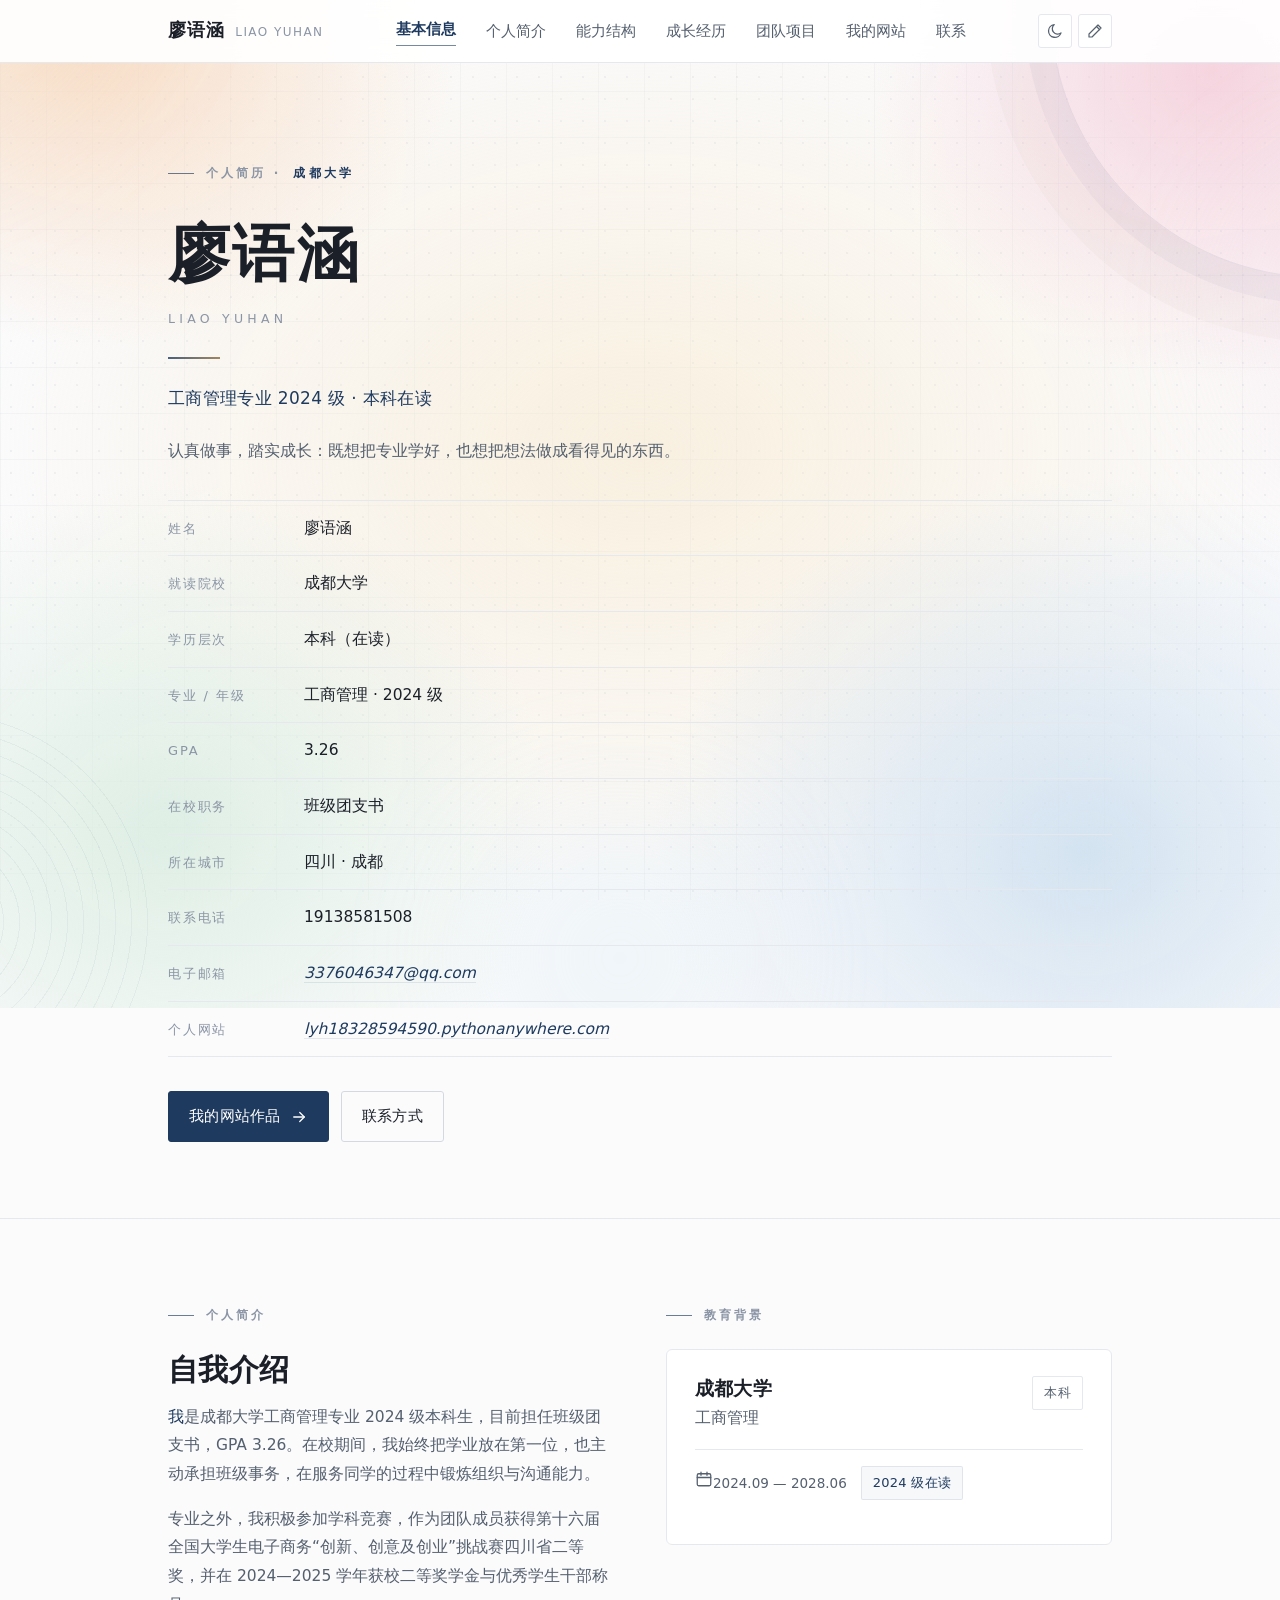
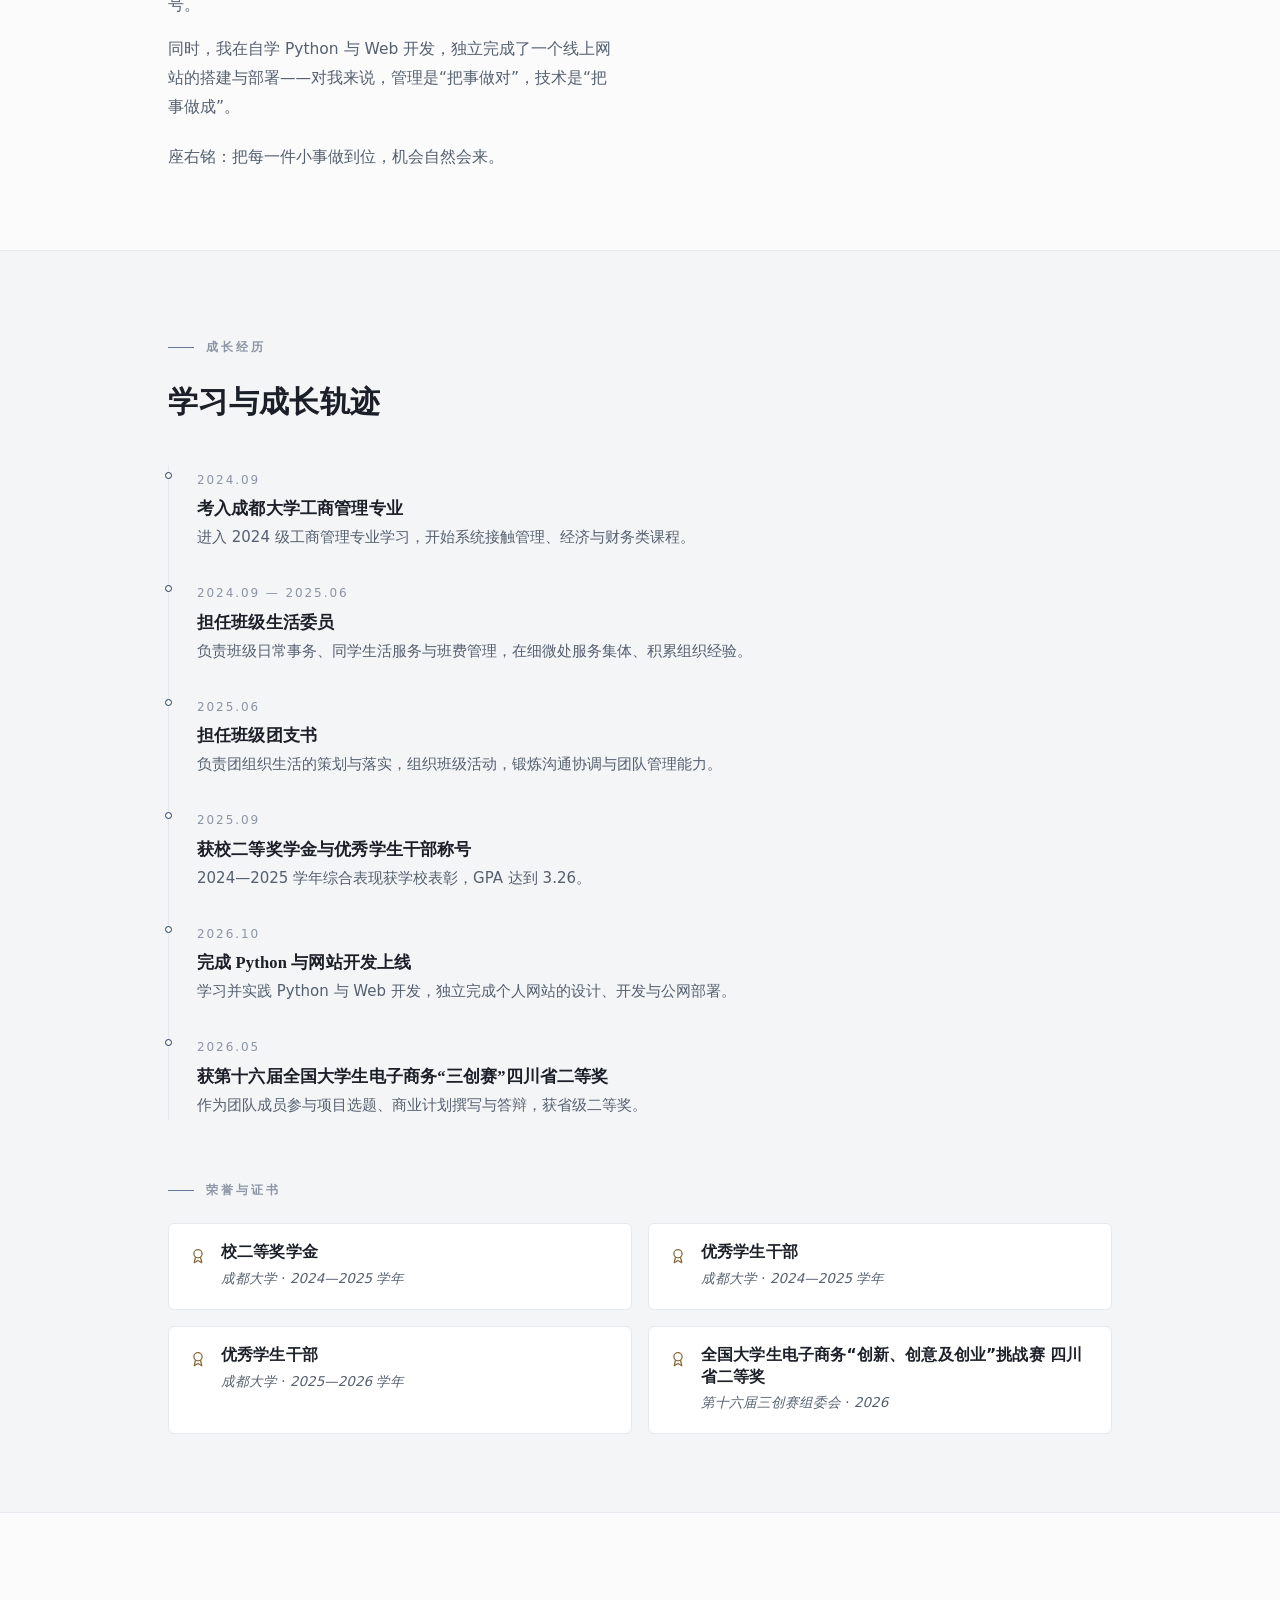
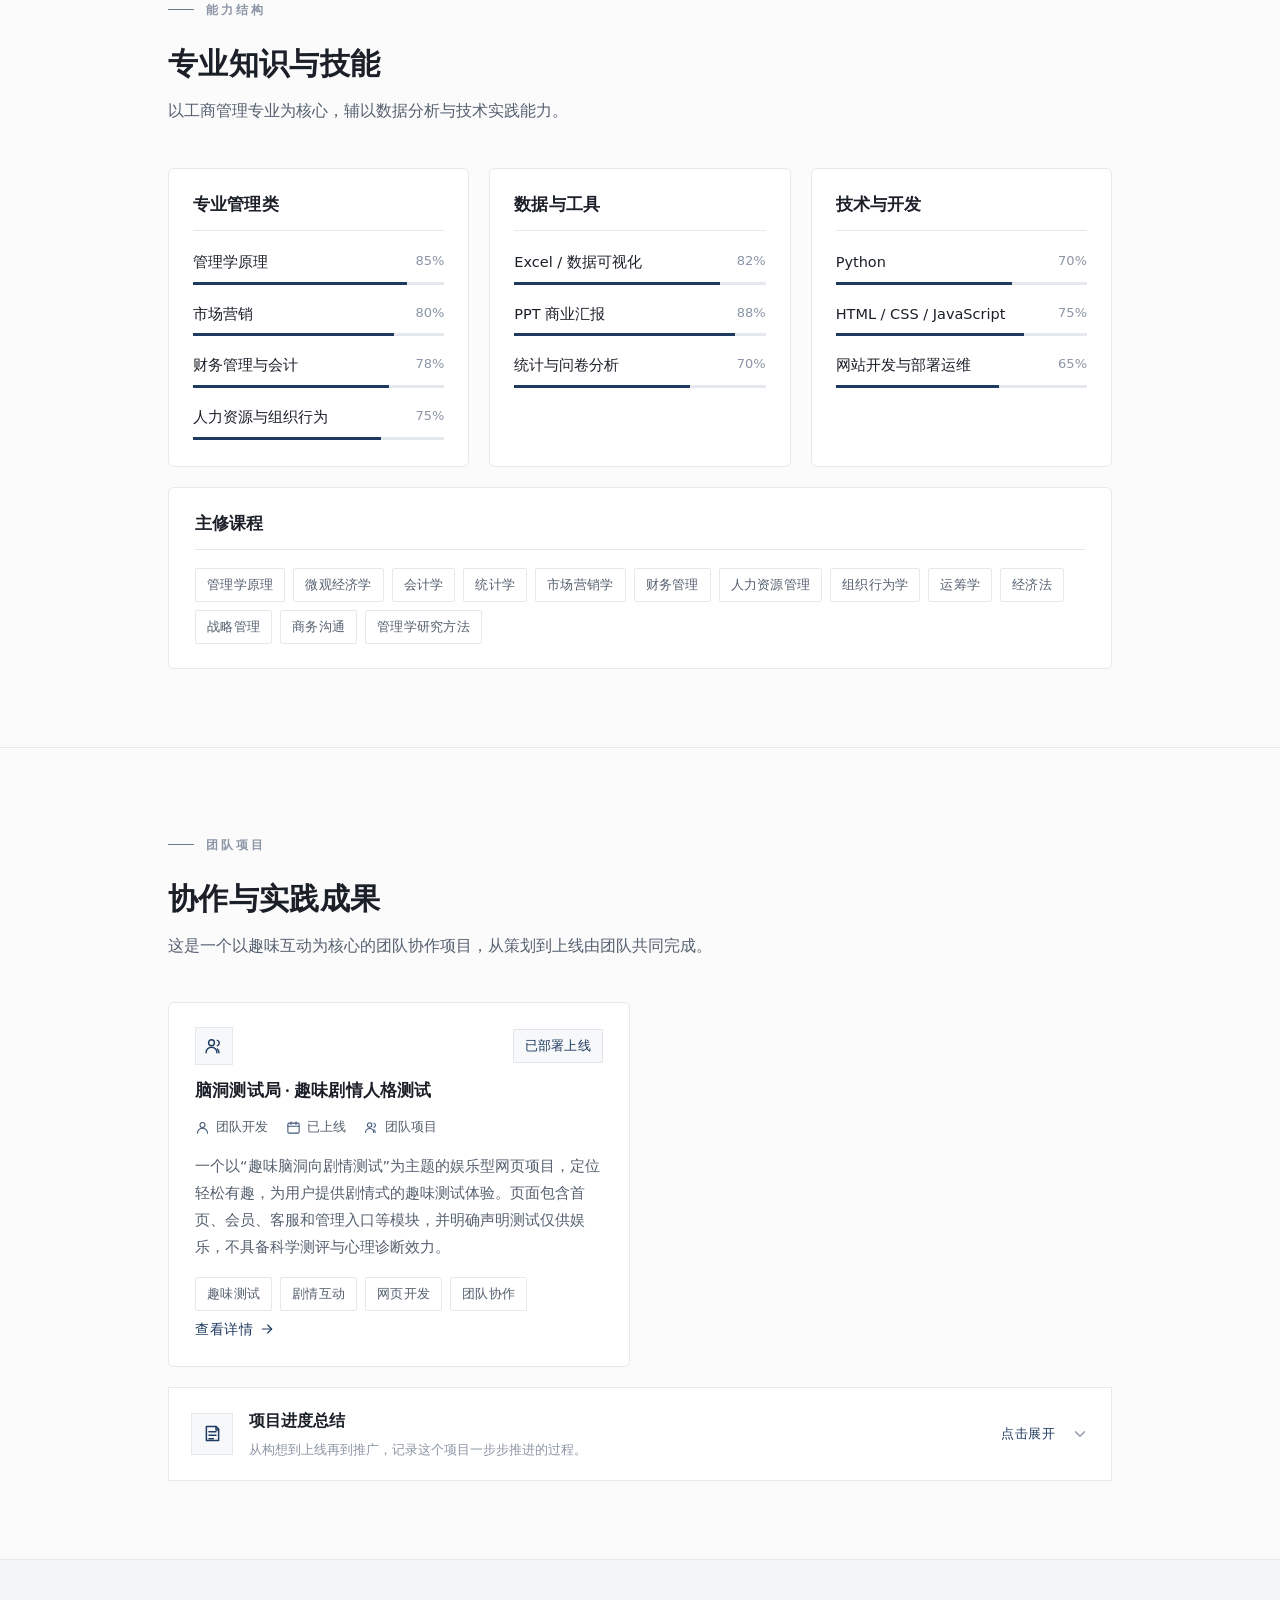
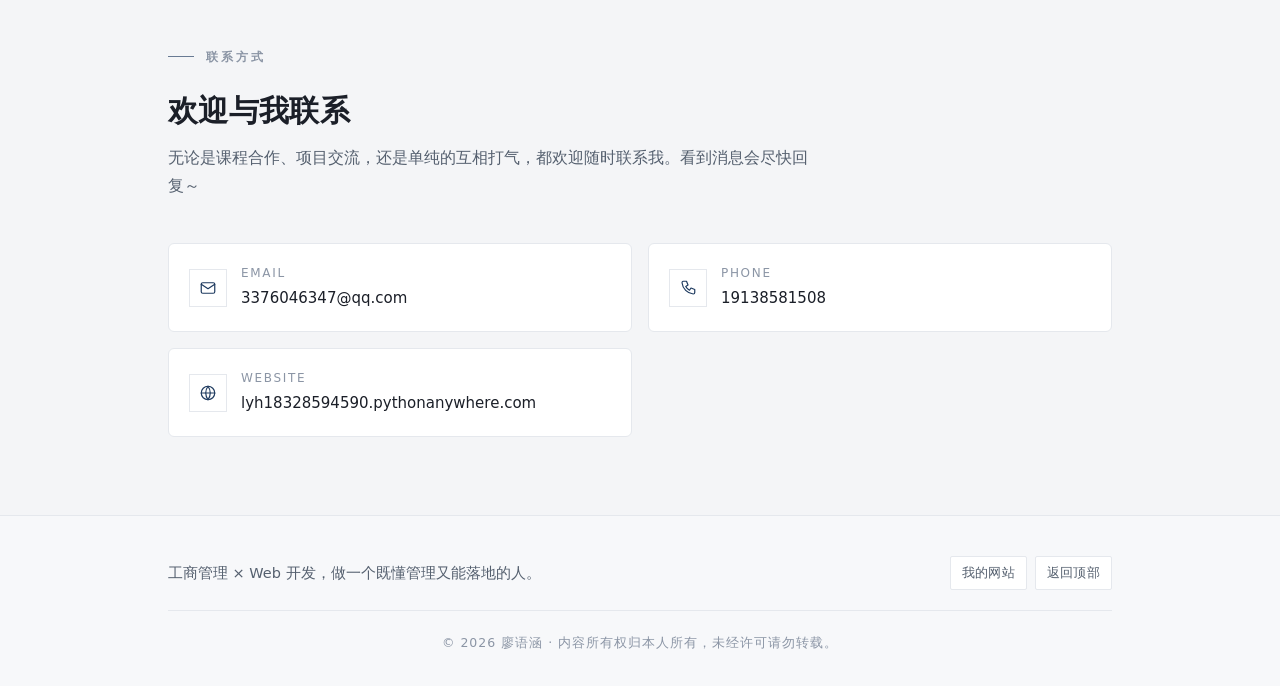
<file: index.html>
<!DOCTYPE html>
<html lang="zh-CN">
<head>
  <meta charset="UTF-8">
  <meta name="viewport" content="width=device-width, initial-scale=1">
  <title>个人主页</title>
  <meta name="description" content="成都大学工商管理专业大三学生个人介绍">
  <link rel="stylesheet" href="style.css">
</head>
<body data-page="home">
  <div class="bg-decor" aria-hidden="true">
    <span class="blob blob-1"></span>
    <span class="blob blob-2"></span>
    <span class="blob blob-3"></span>
  </div>

  <!-- ============ 顶部导航 ============ -->
  <header class="header">
    <div class="container">
      <a class="brand" href="index.html">
        <strong data-key="profile.name"></strong>
        <small data-key="profile.enName"></small>
      </a>

      <nav class="nav-menu" id="navMenu">
        <a data-nav="home" href="#profile">基本信息</a>
        <a href="#intro">个人简介</a>
        <a href="#skills">能力结构</a>
        <a href="#record">成长经历</a>
        <a href="#projects">团队项目</a>
        <a data-nav="website" href="website.html">我的网站</a>
        <a href="#contact">联系</a>
      </nav>

      <div class="header-actions">
        <button class="icon-btn" id="themeToggle" type="button" title="切换深色 / 浅色"></button>
        <button class="icon-btn" id="editToggle" type="button" title="开启 / 关闭编辑模式">
          <svg class="icon" viewBox="0 0 24 24" fill="none" stroke="currentColor" stroke-width="1.6" stroke-linecap="round" stroke-linejoin="round"><path d="M4 20h4L20 8l-4-4L4 16z"/><path d="M14 6l4 4"/></svg>
        </button>
        <button class="icon-btn" id="navToggle" type="button" title="菜单">
          <svg class="icon" viewBox="0 0 24 24" fill="none" stroke="currentColor" stroke-width="1.7" stroke-linecap="round"><path d="M4 7h16M4 12h16M4 17h16"/></svg>
        </button>
      </div>
    </div>
  </header>

  <!-- ============ 第一部分：姓名与基本信息 ============ -->
  <section class="hero" id="profile">
    <div class="container hero-grid">
      <div>
        <span class="eyebrow">个人简历 · <b data-key="profile.school"></b></span>
        <h1 class="hero-name" data-key="profile.name"></h1>
        <p class="hero-en" data-key="profile.enName"></p>
        <div class="hero-divider"></div>
        <p class="hero-title" data-key="profile.title"></p>
        <p class="hero-tagline" data-key="profile.tagline"></p>

        <dl class="info-table" data-list="basic" data-item="infoRow"></dl>

        <div class="hero-actions">
          <a class="btn btn-primary" href="website.html">
            我的网站作品
            <svg class="icon" viewBox="0 0 24 24" fill="none" stroke="currentColor" stroke-width="1.7" stroke-linecap="round" stroke-linejoin="round"><path d="M5 12h14"/><path d="M13 6l6 6-6 6"/></svg>
          </a>
          <a class="btn btn-ghost" href="#contact">联系方式</a>
        </div>
      </div>
    </div>
  </section>

  <!-- ============ 个人简介 ============ -->
  <section class="section" id="intro">
    <div class="container split">
      <div class="reveal">
        <span class="eyebrow">个人简介</span>
        <h2 class="section-title">自我介绍</h2>
        <div class="prose" data-key="profile.intro"></div>
        <p class="muted" style="margin-top:22px">座右铭：<span data-key="profile.motto"></span></p>
      </div>

      <div class="reveal">
        <span class="eyebrow">教育背景</span>
        <div style="display:grid;gap:18px" data-list="education" data-item="education"></div>
      </div>
    </div>
  </section>

  <!-- ============ 成长经历 ============ -->
  <section class="section section-soft" id="record">
    <div class="container">
      <div class="section-head reveal">
        <span class="eyebrow">成长经历</span>
        <h2 class="section-title">学习与成长轨迹</h2>
      </div>
      <div class="timeline reveal" data-list="timeline" data-item="timeline"></div>

      <div style="margin-top:52px">
        <span class="eyebrow">荣誉与证书</span>
        <div class="award-grid reveal" data-list="awards" data-item="award"></div>
      </div>
    </div>
  </section>

  <!-- ============ 能力结构 ============ -->
  <section class="section" id="skills">
    <div class="container">
      <div class="section-head reveal">
        <span class="eyebrow">能力结构</span>
        <h2 class="section-title">专业知识与技能</h2>
        <p class="section-desc">以工商管理专业为核心，辅以数据分析与技术实践能力。</p>
      </div>

      <div class="skill-grid reveal" data-list="skillGroups" data-item="skillGroup"></div>

      <div class="card reveal" style="margin-top:20px;padding:24px 26px">
        <h3 class="group-title">主修课程</h3>
        <div class="chip-wrap" data-list="courses" data-item="chip"></div>
      </div>
    </div>
  </section>

  <!-- ============ 团队项目 ============ -->
  <section class="section" id="projects">
    <div class="container">
      <div class="section-head reveal">
        <span class="eyebrow">团队项目</span>
        <h2 class="section-title">协作与实践成果</h2>
        <p class="section-desc" data-key="teamProjects.intro"></p>
      </div>
      <div class="team-grid reveal" data-list="teamProjects.list" data-item="teamProject"></div>

      <details class="progress-fold reveal" id="progressFold">
        <summary class="progress-summary">
          <span class="progress-summary-icon">
            <svg class="icon" viewBox="0 0 24 24" fill="none" stroke="currentColor" stroke-width="1.7" stroke-linecap="round" stroke-linejoin="round"><path d="M5 4h11l3 3v13H5z"/><path d="M8 10h8M8 14h8M8 18h5"/><path d="M16 4v4h3"/></svg>
          </span>
          <span class="progress-summary-text">
            <b data-key="teamProjects.progress.title"></b>
            <small data-key="teamProjects.progress.intro"></small>
          </span>
          <span class="progress-summary-hint">点击展开</span>
          <span class="progress-chevron">
            <svg class="icon" viewBox="0 0 24 24" fill="none" stroke="currentColor" stroke-width="1.7" stroke-linecap="round" stroke-linejoin="round"><path d="M6 9l6 6 6-6"/></svg>
          </span>
        </summary>
        <div class="progress-body">
          <div class="progress-timeline" data-list="teamProjects.progress.items" data-item="progressItem"></div>
        </div>
      </details>
    </div>
  </section>

  <!-- ============ 联系方式 ============ -->
  <section class="section section-soft" id="contact">
    <div class="container">
      <div class="section-head reveal">
        <span class="eyebrow">联系方式</span>
        <h2 class="section-title">欢迎与我联系</h2>
        <p class="section-desc" data-key="contact.intro"></p>
      </div>

      <div class="contact-grid reveal">
        <a class="card contact-card" data-hide-if-empty="contact.email" data-key-href="contact.email" data-href-prefix="mailto:" href="#">
          <span class="ci">
            <svg class="icon" viewBox="0 0 24 24" fill="none" stroke="currentColor" stroke-width="1.6" stroke-linecap="round" stroke-linejoin="round"><rect x="3" y="5" width="18" height="14" rx="2"/><path d="M3 7l9 6 9-6"/></svg>
          </span>
          <div><span>Email</span><b data-key="contact.email"></b></div>
        </a>

        <div class="card contact-card" data-hide-if-empty="contact.phone">
          <span class="ci">
            <svg class="icon" viewBox="0 0 24 24" fill="none" stroke="currentColor" stroke-width="1.6" stroke-linecap="round" stroke-linejoin="round"><path d="M6 3h4l2 5-3 2a12 12 0 0 0 5 5l2-3 5 2v4a2 2 0 0 1-2 2A17 17 0 0 1 4 5a2 2 0 0 1 2-2z"/></svg>
          </span>
          <div><span>Phone</span><b data-key="contact.phone"></b></div>
        </div>

        <div class="card contact-card" data-hide-if-empty="contact.wechat">
          <span class="ci">
            <svg class="icon" viewBox="0 0 24 24" fill="none" stroke="currentColor" stroke-width="1.6" stroke-linecap="round" stroke-linejoin="round"><path d="M4 5h16v11H8l-4 4z"/></svg>
          </span>
          <div><span>WeChat</span><b data-key="contact.wechat"></b></div>
        </div>

        <div class="card contact-card" data-hide-if-empty="contact.qq">
          <span class="ci">
            <svg class="icon" viewBox="0 0 24 24" fill="none" stroke="currentColor" stroke-width="1.6" stroke-linecap="round" stroke-linejoin="round"><path d="M4 5h16v11H8l-4 4z"/><path d="M9 10h6"/></svg>
          </span>
          <div><span>QQ</span><b data-key="contact.qq"></b></div>
        </div>

        <a class="card contact-card" data-hide-if-empty="contact.github" data-key-href="contact.github" href="#" target="_blank" rel="noopener">
          <span class="ci">
            <svg class="icon" viewBox="0 0 24 24" fill="none" stroke="currentColor" stroke-width="1.6" stroke-linecap="round" stroke-linejoin="round"><circle cx="12" cy="12" r="9"/><path d="M9 20c-1-2-1-5 0-6"/></svg>
          </span>
          <div><span>GitHub</span><b data-key="contact.github"></b></div>
        </a>

        <a class="card contact-card" data-key-href="myWebsite.url" href="#" target="_blank" rel="noopener">
          <span class="ci">
            <svg class="icon" viewBox="0 0 24 24" fill="none" stroke="currentColor" stroke-width="1.6" stroke-linecap="round" stroke-linejoin="round"><circle cx="12" cy="12" r="9"/><path d="M3 12h18"/><path d="M12 3a15 15 0 0 1 0 18a15 15 0 0 1 0-18z"/></svg>
          </span>
          <div><span>Website</span><b data-key="myWebsite.urlText"></b></div>
        </a>
      </div>
    </div>
  </section>

  <!-- ============ 页脚 ============ -->
  <footer class="footer">
    <div class="container">
      <div class="footer-grid">
        <p data-key="footer.text"></p>
        <div class="footer-socials">
          <a class="tag" data-key-href="myWebsite.url" data-hide-empty href="#" target="_blank" rel="noopener">我的网站</a>
          <a class="tag" data-key-href="contact.github" data-hide-empty href="#" target="_blank" rel="noopener">GitHub</a>
          <a class="tag" href="#profile">返回顶部</a>
        </div>
      </div>
      <div class="footer-copy">
        © <span id="year"></span> <span data-key="profile.name"></span> · <span data-key="footer.copyright"></span>
      </div>
    </div>
  </footer>

  <script src="content.js"></script>
  <script src="app.js"></script>
  <script>document.getElementById('year').textContent = new Date().getFullYear();</script>
</body>
</html>
</file>
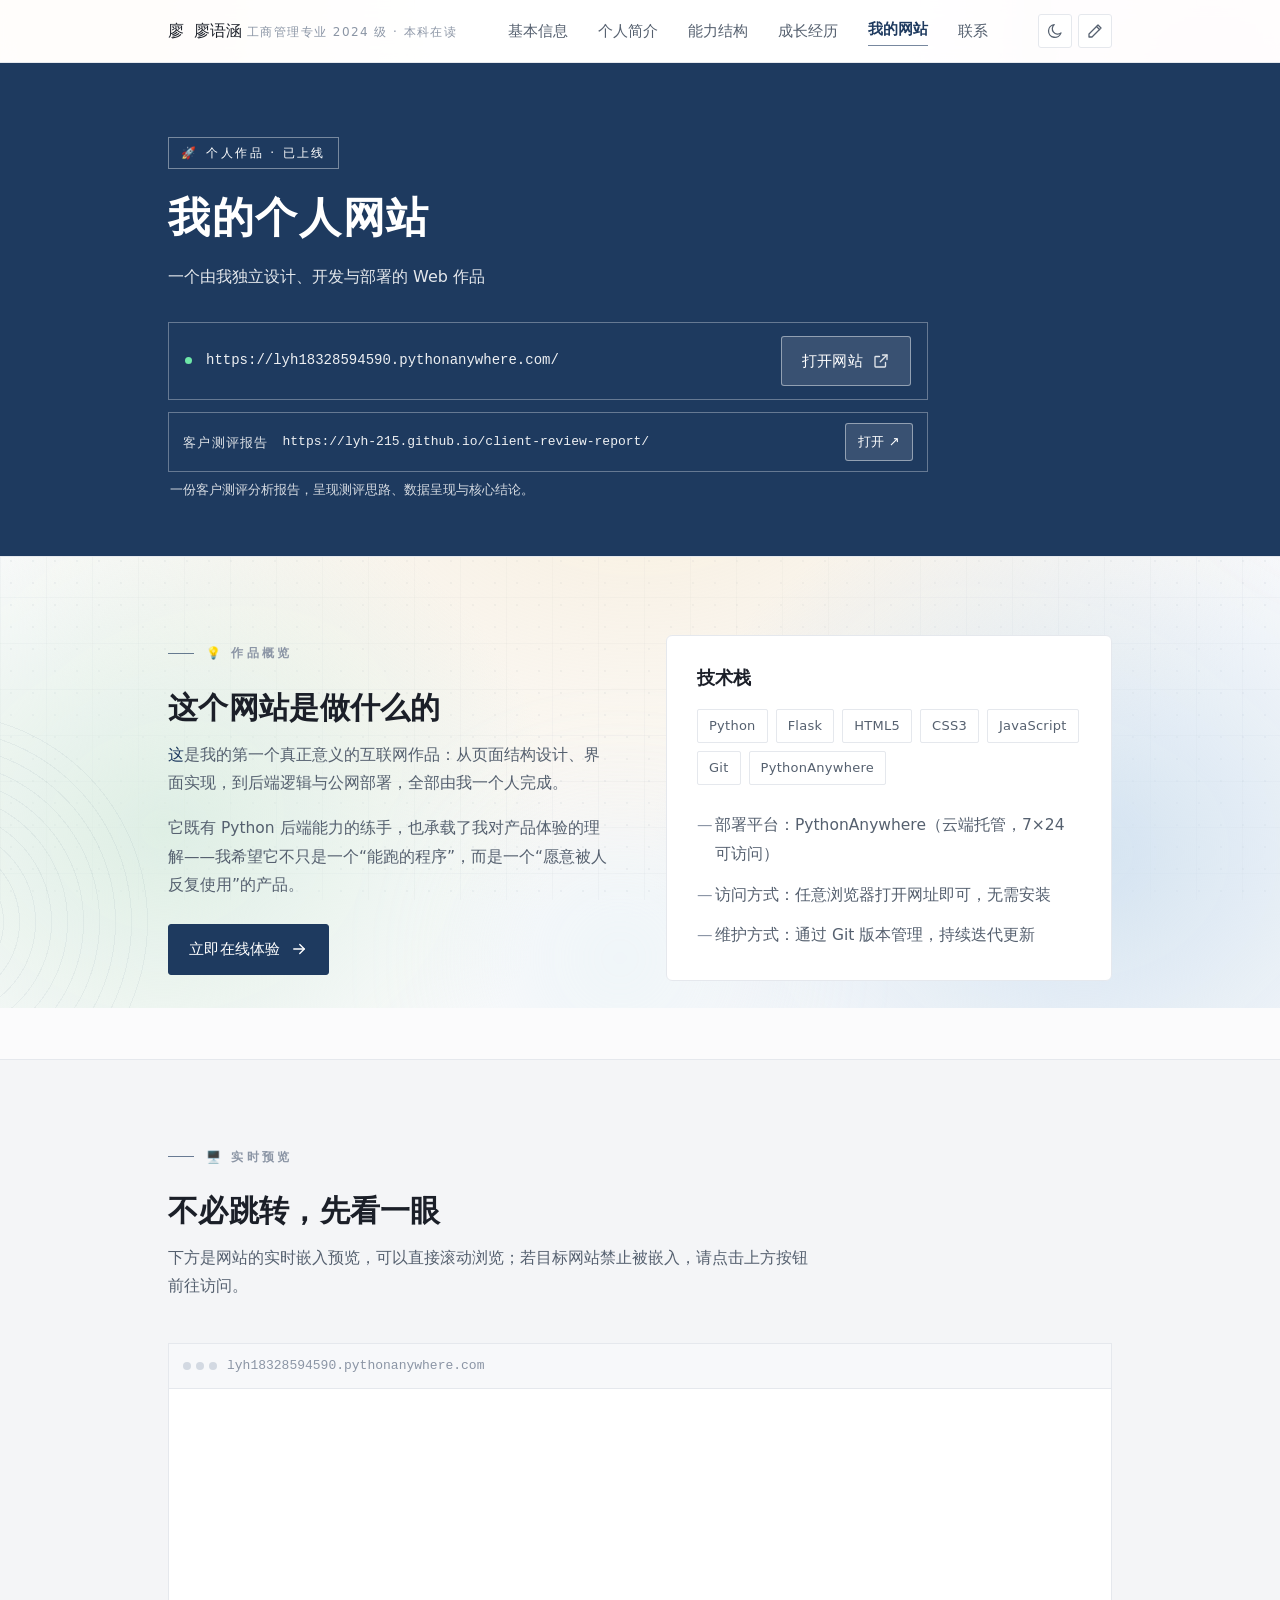
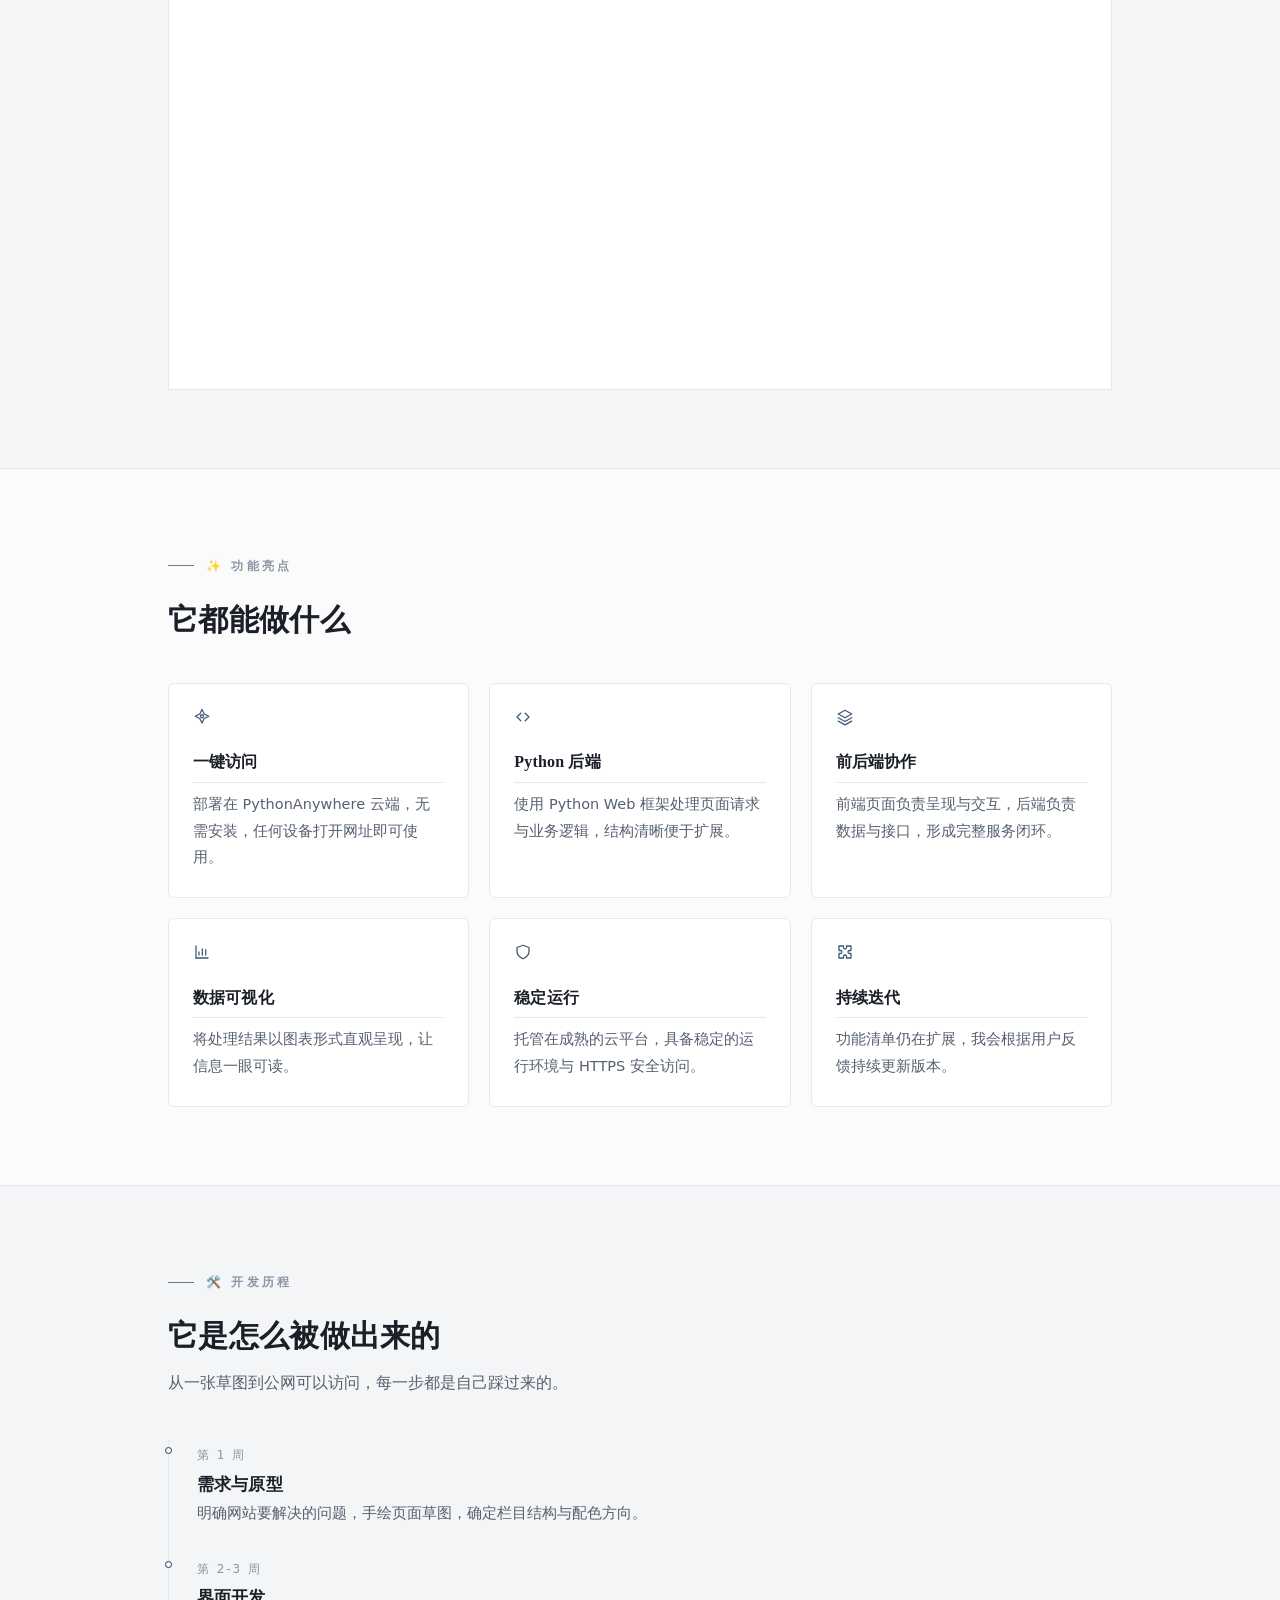
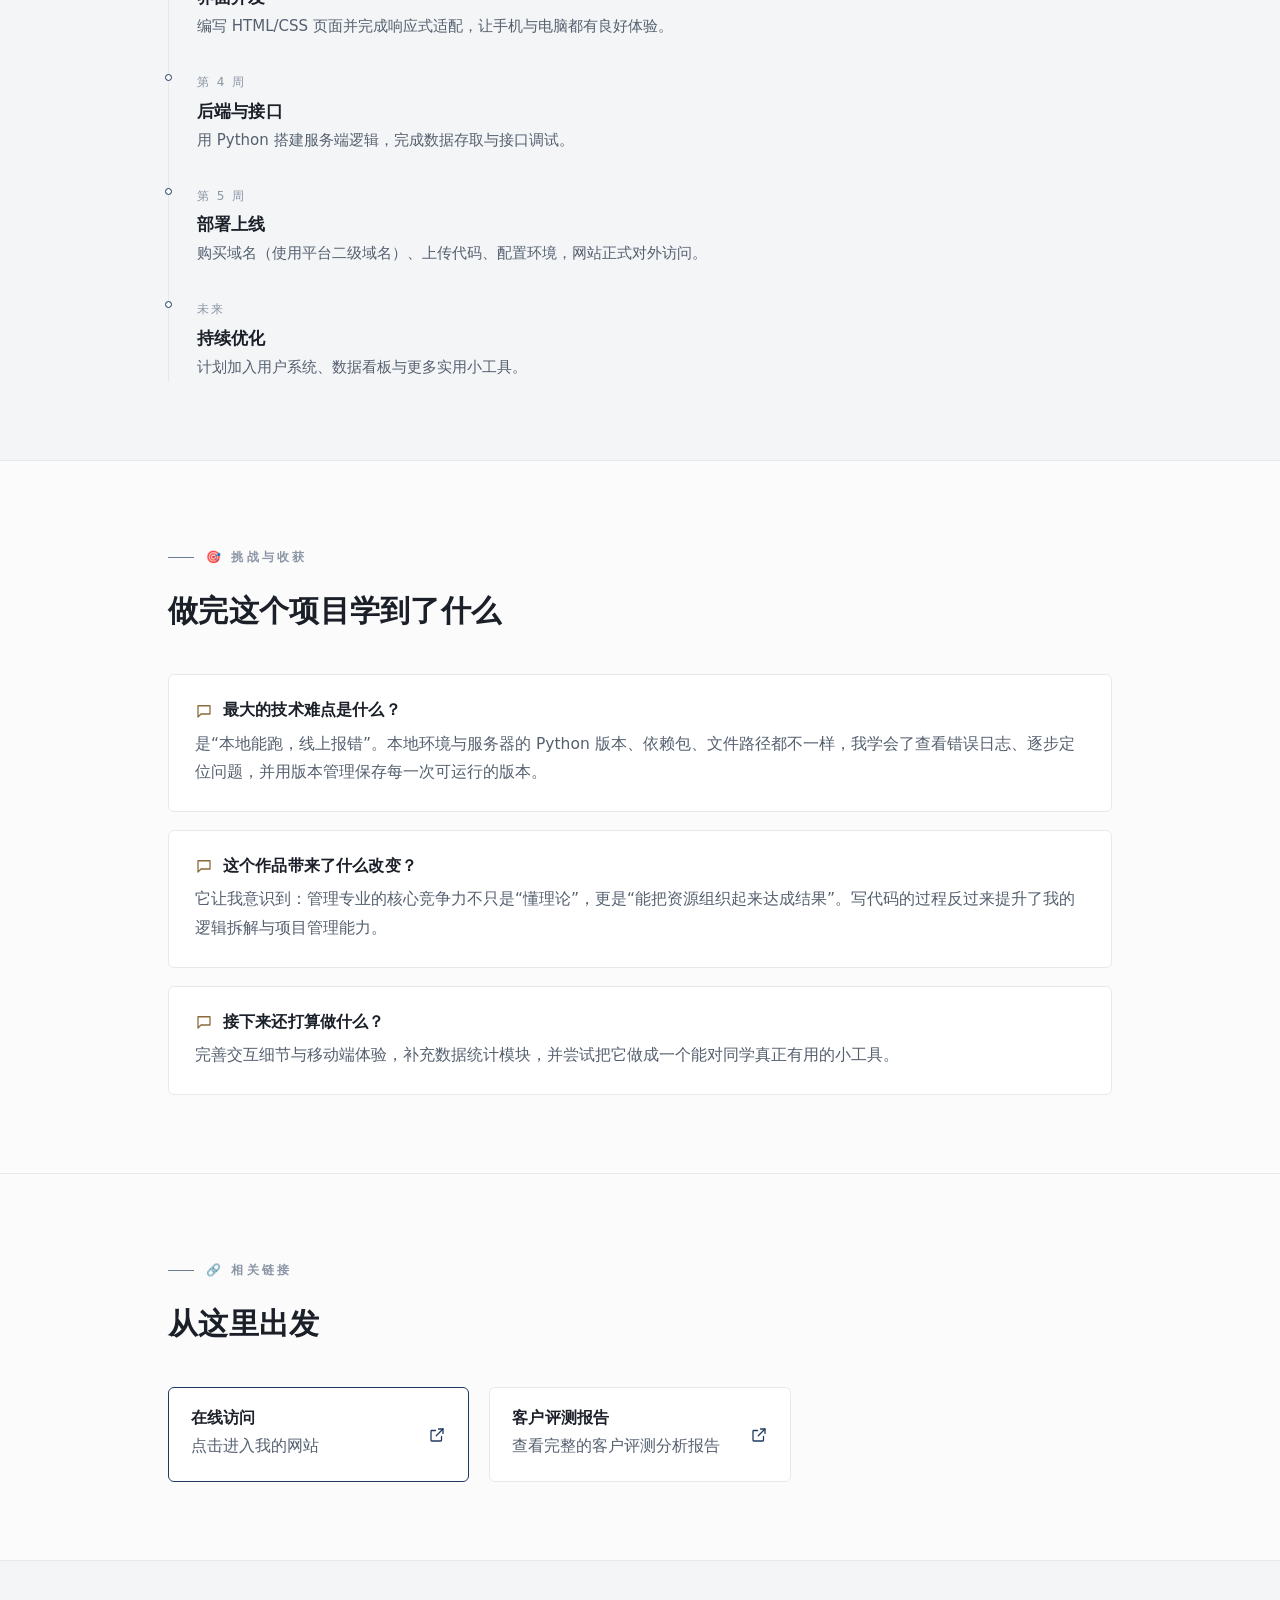
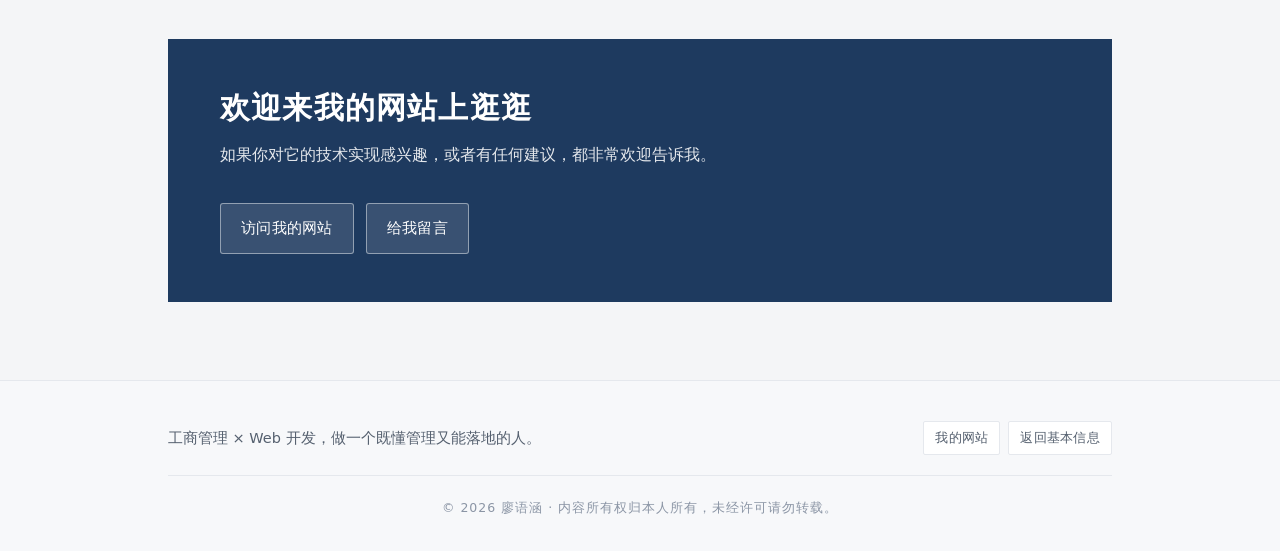
<file: website.html>
<!DOCTYPE html>
<html lang="zh-CN">
<head>
  <meta charset="UTF-8">
  <meta name="viewport" content="width=device-width, initial-scale=1">
  <title>我的网站 · 个人作品</title>
  <meta name="description" content="个人网站作品介绍：功能、技术栈、开发过程与在线访问">
  <link rel="stylesheet" href="style.css">
</head>
<body data-page="website">
  <div class="bg-decor" aria-hidden="true">
    <span class="blob blob-1"></span>
    <span class="blob blob-2"></span>
    <span class="blob blob-3"></span>
  </div>

  <!-- ============ 顶部导航 ============ -->
  <header class="header">
    <div class="container">
      <a class="brand" href="index.html">
        <span class="brand-mark" data-key="profile.initials"></span>
        <span>
          <span data-key="profile.name"></span>
          <small data-key="profile.title"></small>
        </span>
      </a>

      <nav class="nav-menu" id="navMenu">
        <a data-nav="home" href="index.html#profile">基本信息</a>
        <a href="index.html#intro">个人简介</a>
        <a href="index.html#skills">能力结构</a>
        <a href="index.html#record">成长经历</a>
        <a data-nav="website" href="website.html">我的网站</a>
        <a href="index.html#contact">联系</a>
      </nav>

      <div class="header-actions">
        <button class="icon-btn" id="themeToggle" type="button" title="切换深色 / 浅色"></button>
        <button class="icon-btn" id="editToggle" type="button" title="开启 / 关闭编辑模式">
          <svg class="icon" viewBox="0 0 24 24" fill="none" stroke="currentColor" stroke-width="1.7" stroke-linecap="round" stroke-linejoin="round"><path d="M4 20h4L20 8l-4-4L4 16z"/><path d="M14 6l4 4"/></svg>
        </button>
        <button class="icon-btn" id="navToggle" type="button" title="菜单">
          <svg class="icon" viewBox="0 0 24 24" fill="none" stroke="currentColor" stroke-width="1.8" stroke-linecap="round"><path d="M4 7h16M4 12h16M4 17h16"/></svg>
        </button>
      </div>
    </div>
  </header>

  <!-- ============ 作品横幅 ============ -->
  <section class="page-banner">
    <div class="container">
      <span class="banner-badge">🚀 <span data-key="myWebsite.badge"></span></span>
      <h1 data-key="myWebsite.name"></h1>
      <p class="banner-sub" data-key="myWebsite.slogan"></p>

      <div class="url-bar">
        <i class="status-dot"></i>
        <code data-key="myWebsite.url"></code>
        <a class="btn btn-light" data-key-href="myWebsite.url" href="#" target="_blank" rel="noopener">
          打开网站
          <svg class="icon" viewBox="0 0 24 24" fill="none" stroke="currentColor" stroke-width="1.8" stroke-linecap="round" stroke-linejoin="round"><path d="M14 4h6v6"/><path d="M20 4l-9 9"/><path d="M18 14v5a1 1 0 0 1-1 1H5a1 1 0 0 1-1-1V7a1 1 0 0 1 1-1h5"/></svg>
        </a>
      </div>

      <div data-list="myWebsite.moreUrls" data-item="secondaryUrl"></div>
    </div>
  </section>

  <!-- ============ 作品概览 ============ -->
  <section class="section">
    <div class="container split">
      <div class="reveal">
        <span class="eyebrow">💡 作品概览</span>
        <h2 class="section-title">这个网站是做什么的</h2>
        <div class="prose" data-key="myWebsite.summary"></div>
        <a class="btn btn-primary" data-key-href="myWebsite.url" href="#" target="_blank" rel="noopener" style="margin-top:24px">
          立即在线体验
          <svg class="icon" viewBox="0 0 24 24" fill="none" stroke="currentColor" stroke-width="1.8" stroke-linecap="round" stroke-linejoin="round"><path d="M5 12h14"/><path d="M13 6l6 6-6 6"/></svg>
        </a>
      </div>

      <div class="card reveal" style="padding:30px">
        <h3 style="margin-bottom:18px">技术栈</h3>
        <div class="chip-wrap" data-list="myWebsite.techStack" data-item="chip"></div>
        <ul class="dot-list" style="margin-top:26px">
          <li>部署平台：PythonAnywhere（云端托管，7×24 可访问）</li>
          <li>访问方式：任意浏览器打开网址即可，无需安装</li>
          <li>维护方式：通过 Git 版本管理，持续迭代更新</li>
        </ul>
      </div>
    </div>
  </section>

  <!-- ============ 实时预览 ============ -->
  <section class="section section-soft">
    <div class="container">
      <div class="section-head reveal">
        <span class="eyebrow">🖥️ 实时预览</span>
        <h2 class="section-title">不必跳转，先看一眼</h2>
        <p class="section-desc">下方是网站的实时嵌入预览，可以直接滚动浏览；若目标网站禁止被嵌入，请点击上方按钮前往访问。</p>
      </div>

      <div class="preview-box reveal" id="previewBox">
        <div class="browser-bar">
          <div class="browser-dots"><i></i><i></i><i></i></div>
          <div class="browser-url" data-key="myWebsite.urlText"></div>
        </div>
        <div class="frame-wrap">
          <iframe id="siteFrame" title="我的网站预览" loading="lazy"
                  sandbox="allow-scripts allow-same-origin allow-popups allow-forms" referrerpolicy="no-referrer"></iframe>
          <div class="frame-mask">
            <div class="spinner"></div>
            <p>正在加载网站预览…</p>
          </div>
        </div>
        <div class="preview-fallback">
          <h4>该网站暂时无法在此页面内嵌入显示</h4>
          <p class="muted">别担心，点击下方按钮可以直接在新窗口中打开我的网站。</p>
          <a class="btn btn-primary" data-key-href="myWebsite.url" href="#" target="_blank" rel="noopener" style="margin-top:16px">在新窗口打开</a>
        </div>
      </div>
    </div>
  </section>

  <!-- ============ 功能亮点 ============ -->
  <section class="section">
    <div class="container">
      <div class="section-head reveal">
        <span class="eyebrow">✨ 功能亮点</span>
        <h2 class="section-title">它都能做什么</h2>
      </div>
      <div class="feature-grid reveal" data-list="myWebsite.features" data-item="feature"></div>
    </div>
  </section>

  <!-- ============ 开发历程 ============ -->
  <section class="section section-soft">
    <div class="container">
      <div class="section-head reveal">
        <span class="eyebrow">🛠️ 开发历程</span>
        <h2 class="section-title">它是怎么被做出来的</h2>
        <p class="section-desc">从一张草图到公网可以访问，每一步都是自己踩过来的。</p>
      </div>
      <div class="timeline reveal" data-list="myWebsite.milestones" data-item="milestone"></div>
    </div>
  </section>

  <!-- ============ 挑战与收获 ============ -->
  <section class="section">
    <div class="container">
      <div class="section-head reveal">
        <span class="eyebrow">🎯 挑战与收获</span>
        <h2 class="section-title">做完这个项目学到了什么</h2>
      </div>
      <div style="display:grid;gap:18px" class="reveal" data-list="myWebsite.challenges" data-item="qa"></div>
    </div>
  </section>

  <!-- ============ 相关链接 ============ -->
  <section class="section">
    <div class="container">
      <div class="section-head reveal">
        <span class="eyebrow">🔗 相关链接</span>
        <h2 class="section-title">从这里出发</h2>
      </div>
      <div class="link-grid reveal" data-list="myWebsite.links" data-item="link"></div>
    </div>
  </section>

  <!-- ============ CTA ============ -->
  <section class="section section-soft">
    <div class="container">
      <div class="cta-panel reveal">
        <h2>欢迎来我的网站上逛逛</h2>
        <p>如果你对它的技术实现感兴趣，或者有任何建议，都非常欢迎告诉我。</p>
        <div class="hero-actions">
          <a class="btn btn-light" data-key-href="myWebsite.url" href="#" target="_blank" rel="noopener">访问我的网站</a>
          <a class="btn btn-light" href="index.html#contact">给我留言</a>
        </div>
      </div>
    </div>
  </section>

  <!-- ============ 页脚 ============ -->
  <footer class="footer">
    <div class="container">
      <div class="footer-grid">
        <p data-key="footer.text"></p>
        <div class="footer-socials">
          <a class="tag" data-key-href="myWebsite.url" data-hide-empty href="#" target="_blank" rel="noopener">我的网站</a>
          <a class="tag" data-key-href="contact.github" data-hide-empty href="#" target="_blank" rel="noopener">GitHub</a>
          <a class="tag" href="index.html#profile">返回基本信息</a>
        </div>
      </div>
      <div class="footer-copy">
        © <span id="year"></span> <span data-key="profile.name"></span> · <span data-key="footer.copyright"></span>
      </div>
    </div>
  </footer>

  <script src="content.js"></script>
  <script src="app.js"></script>
  <script>document.getElementById('year').textContent = new Date().getFullYear();</script>
</body>
</html>
</file>
<file: style.css>
/* =========================================================================
 *  style.css —— 全站样式（正式 / 简约风格）
 * ========================================================================= */

/* ---------------- 设计变量 ---------------- */
:root {
  --brand: #1e3a5f;          /* 主色：沉稳藏青 */
  --brand-soft: #35557d;
  --accent: #8a6a3b;         /* 辅助色：暗金 */
  --line: #1e3a5f1a;

  --bg: #fbfbfc;
  --bg-soft: #f4f5f7;
  --surface: #ffffff;
  --surface-2: #f7f8fa;
  --text: #1b1f28;
  --text-soft: #55606f;
  --text-dim: #8b95a5;
  --border: #e5e8ed;
  --border-strong: #d3d9e2;

  --shadow: 0 1px 2px rgba(27, 31, 40, 0.04), 0 6px 20px -14px rgba(27, 31, 40, 0.35);
  --radius: 6px;
  --radius-lg: 10px;
  --maxw: 1000px;

  --font-serif: "Georgia", "Times New Roman", "Songti SC", "STSong", "SimSun", serif;
  --font-sans: "PingFang SC", "Microsoft YaHei", "Helvetica Neue", system-ui, -apple-system, "Segoe UI", sans-serif;
}

[data-theme="dark"] {
  --bg: #10131a;
  --bg-soft: #151a23;
  --surface: #161b24;
  --surface-2: #1b212c;
  --text: #e8ebf1;
  --text-soft: #a8b2c1;
  --text-dim: #77839a;
  --border: #272e3c;
  --border-strong: #333c4d;
  --line: #ffffff26;
  --shadow: 0 1px 2px rgba(0, 0, 0, 0.3), 0 10px 26px -18px rgba(0, 0, 0, 0.8);
}

/* ---------------- 基础 ---------------- */
* { box-sizing: border-box; }

html { scroll-behavior: smooth; }

body {
  margin: 0;
  font-family: var(--font-sans);
  color: var(--text);
  background: var(--bg);
  font-size: 15.5px;
  line-height: 1.85;
  -webkit-font-smoothing: antialiased;
}

a { color: inherit; text-decoration: none; }
ul, ol { margin: 0; padding: 0; list-style: none; }
p { margin: 0; }
img { max-width: 100%; display: block; }

h1, h2, h3, h4 {
  margin: 0;
  font-family: var(--font-serif);
  font-weight: 600;
  line-height: 1.4;
  letter-spacing: 0.01em;
}

.container { width: 100%; max-width: var(--maxw); margin: 0 auto; padding: 0 28px; }
.muted { color: var(--text-soft); }
.is-empty { display: none !important; }
.icon { width: 18px; height: 18px; flex: none; }

/* ---------------- 排版组件 ---------------- */
.eyebrow {
  display: inline-flex;
  align-items: center;
  gap: 12px;
  margin-bottom: 22px;
  font-size: 12px;
  font-weight: 600;
  letter-spacing: 0.26em;
  text-transform: uppercase;
  color: var(--text-dim);
}
.eyebrow::before { content: ""; width: 26px; height: 1px; background: var(--brand); opacity: 0.65; }
.eyebrow b { color: var(--brand); font-weight: 600; }

.section { padding: 78px 0; border-top: 1px solid var(--border); }
.section:first-of-type { border-top: 0; }
.section-soft { background: var(--bg-soft); }
.section-head { max-width: 640px; margin-bottom: 42px; }
.section-title { font-size: clamp(22px, 2.8vw, 30px); margin-bottom: 12px; }
.section-desc { color: var(--text-soft); font-size: 15.5px; }

.rule { height: 1px; background: var(--border); border: 0; margin: 0; }

/* ---------------- 按钮 ---------------- */
.btn {
  display: inline-flex;
  align-items: center;
  gap: 9px;
  padding: 11px 20px;
  border-radius: 3px;
  border: 1px solid transparent;
  font-size: 14.5px;
  font-weight: 500;
  letter-spacing: 0.02em;
  cursor: pointer;
  transition: background 0.2s, color 0.2s, border-color 0.2s;
}
.btn-primary { background: var(--brand); color: #fff; border-color: var(--brand); }
.btn-primary:hover { background: var(--brand-soft); border-color: var(--brand-soft); }
.btn-ghost { background: transparent; border-color: var(--border-strong); color: var(--text); }
.btn-ghost:hover { border-color: var(--brand); color: var(--brand); }
.btn-light { background: rgba(255, 255, 255, 0.12); border-color: rgba(255, 255, 255, 0.45); color: #fff; }
.btn-light:hover { background: rgba(255, 255, 255, 0.22); }

/* ---------------- 顶部导航 ---------------- */
.header {
  position: sticky;
  top: 0;
  z-index: 50;
  background: color-mix(in srgb, var(--surface) 92%, transparent);
  backdrop-filter: blur(10px);
  border-bottom: 1px solid var(--border);
}
.header .container { display: flex; align-items: center; justify-content: space-between; height: 62px; gap: 20px; }
.brand { display: flex; align-items: baseline; gap: 10px; }
.brand strong { font-family: var(--font-serif); font-size: 18px; font-weight: 600; letter-spacing: 0.06em; }
.brand small { font-size: 12px; color: var(--text-dim); letter-spacing: 0.12em; text-transform: uppercase; }

.nav-menu { display: flex; align-items: center; gap: 4px; }
.nav-menu a {
  padding: 7px 13px;
  font-size: 14.5px;
  color: var(--text-soft);
  border-radius: 3px;
  transition: color 0.2s, background 0.2s;
}
.nav-menu a:hover { color: var(--brand); }
.nav-menu a.active { color: var(--brand); font-weight: 600; }
.nav-menu a.active::after {
  content: ""; display: block; height: 1px; margin-top: 3px; background: var(--brand); opacity: 0.6;
}

.header-actions { display: flex; align-items: center; gap: 6px; }
.icon-btn {
  width: 34px; height: 34px; border-radius: 3px; border: 1px solid var(--border);
  background: var(--surface); color: var(--text-soft); display: grid; place-items: center; cursor: pointer;
  transition: color 0.2s, border-color 0.2s;
}
.icon-btn:hover { color: var(--brand); border-color: var(--border-strong); }
.icon-btn.on { color: var(--accent); border-color: var(--accent); }
#navToggle { display: none; }

/* ---------------- Hero：姓名与基本信息 ---------------- */
.hero { padding: 92px 0 76px; }
.hero-grid { display: grid; grid-template-columns: 1fr; gap: 64px; align-items: start; }
.hero .eyebrow { margin-bottom: 26px; }
.hero-name {
  font-size: clamp(38px, 6vw, 62px);
  letter-spacing: 0.04em;
  margin-bottom: 10px;
}
.hero-en { font-size: 12.5px; letter-spacing: 0.34em; text-transform: uppercase; color: var(--text-dim); margin-bottom: 26px; }
.hero-title { font-size: 17px; color: var(--brand); margin-bottom: 22px; letter-spacing: 0.02em; }
.hero-divider { width: 52px; height: 2px; background: var(--brand); margin-bottom: 24px; opacity: 0.8; }
.hero-tagline { color: var(--text-soft); font-size: 16px; max-width: 560px; margin-bottom: 34px; }
.hero-actions { display: flex; flex-wrap: wrap; gap: 12px; margin-top: 34px; }

.portrait-frame { border: 1px solid var(--border-strong); padding: 8px; background: var(--surface); }
.portrait {
  aspect-ratio: 3 / 4; display: grid; place-items: center;
  background: var(--surface-2); color: var(--brand);
  font-family: var(--font-serif); font-size: 44px; letter-spacing: 0.05em; overflow: hidden;
}
.portrait img { width: 100%; height: 100%; object-fit: cover; }
.portrait-caption { margin-top: 10px; font-size: 12px; letter-spacing: 0.14em; text-transform: uppercase; color: var(--text-dim); text-align: center; }

/* ---------------- 信息表 ---------------- */
.info-table { border-top: 1px solid var(--border); }
.info-row {
  display: grid; grid-template-columns: 116px 1fr; gap: 20px;
  padding: 13px 0; border-bottom: 1px solid var(--border); align-items: baseline;
}
.info-row dt { font-size: 13px; letter-spacing: 0.14em; color: var(--text-dim); text-transform: uppercase; }
.info-row dd { margin: 0; font-size: 15.5px; }
.info-row dd a { color: var(--brand); border-bottom: 1px solid var(--line); }
.info-row dd a:hover { border-color: var(--brand); }

/* ---------------- 通用卡片 ---------------- */
.card {
  background: var(--surface);
  border: 1px solid var(--border);
  border-radius: var(--radius);
  transition: border-color 0.2s, box-shadow 0.2s;
}
.card:hover { border-color: var(--border-strong); }

.split { display: grid; grid-template-columns: 1fr 1fr; gap: 52px; align-items: start; }
.prose p { margin-bottom: 16px; color: var(--text-soft); }
.prose p:first-child::first-letter { color: var(--brand); }
.prose p:last-child { margin-bottom: 0; }

/* ---------------- 标签 ---------------- */
.tag {
  display: inline-flex; align-items: center; gap: 6px;
  padding: 4px 11px; border: 1px solid var(--border); border-radius: 2px;
  font-size: 13px; color: var(--text-soft); background: var(--surface);
  letter-spacing: 0.02em;
}
.tag-accent { color: var(--brand); border-color: var(--line); background: var(--surface-2); }
.chip-wrap { display: flex; flex-wrap: wrap; gap: 8px; }
.dot-list li { position: relative; padding-left: 18px; margin-bottom: 12px; color: var(--text-soft); }
.dot-list li::before { content: "—"; position: absolute; left: 0; color: var(--text-dim); }
.dot-list li:last-child { margin-bottom: 0; }

/* ---------------- 技能 ---------------- */
.skill-grid { display: grid; grid-template-columns: repeat(3, 1fr); gap: 20px; }
.skill-group { padding: 24px 24px 26px; }
.group-title { font-size: 16.5px; padding-bottom: 14px; margin-bottom: 18px; border-bottom: 1px solid var(--border); }
.skill { margin-bottom: 16px; }
.skill:last-child { margin-bottom: 0; }
.skill-top { display: flex; justify-content: space-between; font-size: 14.5px; margin-bottom: 6px; }
.skill-top b { font-weight: 500; color: var(--text-dim); font-size: 13px; }
.skill-bar { height: 3px; background: var(--border); overflow: hidden; }
.skill-bar i { display: block; height: 100%; background: var(--brand); animation: grow 1s ease forwards; }
@keyframes grow { from { width: 0 !important; } }

/* ---------------- 教育 / 奖项 ---------------- */
.edu-card { padding: 26px 28px; }
.edu-head { display: flex; align-items: flex-start; justify-content: space-between; gap: 16px; padding-bottom: 16px; border-bottom: 1px solid var(--border); }
.edu-head h3 { font-size: 19px; margin-bottom: 2px; }
.edu-meta { display: flex; align-items: center; gap: 14px; flex-wrap: wrap; margin: 16px 0 18px; font-size: 13.5px; color: var(--text-soft); }
.edu-meta em { font-style: normal; }

.award-grid { display: grid; grid-template-columns: repeat(2, 1fr); gap: 16px; }
.award-card { display: flex; gap: 14px; padding: 18px 20px; }
.award-card .icon { color: var(--accent); margin-top: 5px; }
.award-card h4 { font-size: 15.5px; margin-bottom: 2px; font-family: var(--font-sans); font-weight: 600; }
.award-card p { font-size: 13.5px; }

/* ---------------- 时间线 ---------------- */
.timeline { border-left: 1px solid var(--border); padding-left: 28px; }
.tl-item { position: relative; margin-bottom: 26px; }
.tl-item:last-child { margin-bottom: 0; }
.tl-dot { position: absolute; left: -32px; top: 7px; width: 7px; height: 7px; border-radius: 50%; background: var(--bg); border: 1px solid var(--brand); }
.tl-date { font-size: 12px; letter-spacing: 0.16em; text-transform: uppercase; color: var(--text-dim); }
.tl-body { margin-top: 4px; }
.tl-body h4 { font-size: 16.5px; margin-bottom: 4px; }
.tl-body p { color: var(--text-soft); font-size: 15px; }

/* ---------------- 页面横幅 ---------------- */
.page-banner { padding: 74px 0 56px; background: var(--brand); color: #fff; }
.banner-badge {
  display: inline-flex; align-items: center; gap: 8px; padding: 4px 12px; margin-bottom: 20px;
  border: 1px solid rgba(255, 255, 255, 0.4); font-size: 12px; letter-spacing: 0.2em; text-transform: uppercase;
}
.page-banner h1 { font-size: clamp(28px, 4.4vw, 42px); letter-spacing: 0.04em; margin-bottom: 14px; }
.banner-sub { font-size: 16px; opacity: 0.88; max-width: 660px; }
.page-banner .icon { color: #fff; opacity: 0.85; }

/* ---------------- 网址条 ---------------- */
.url-bar {
  display: flex; align-items: center; gap: 14px; flex-wrap: wrap;
  margin-top: 30px; padding: 13px 16px; max-width: 760px;
  border: 1px solid rgba(255, 255, 255, 0.32);
}
.url-bar code { flex: 1; min-width: 220px; font-size: 14px; opacity: 0.92; word-break: break-all; font-family: ui-monospace, Menlo, Consolas, monospace; }
.status-dot { width: 7px; height: 7px; border-radius: 50%; background: #6ee7a8; flex: none; }

/* ---------------- 实时预览 ---------------- */
.preview-box { border: 1px solid var(--border); background: var(--surface); }
.browser-bar { display: flex; align-items: center; gap: 10px; padding: 10px 14px; background: var(--surface-2); border-bottom: 1px solid var(--border); }
.browser-dots { display: flex; gap: 5px; }
.browser-dots i { width: 8px; height: 8px; border-radius: 50%; background: var(--border-strong); }
.browser-url { flex: 1; font-size: 13px; color: var(--text-dim); white-space: nowrap; overflow: hidden; text-overflow: ellipsis; font-family: ui-monospace, Menlo, Consolas, monospace; }
.frame-wrap { position: relative; height: 600px; background: #fff; }
.frame-wrap iframe { width: 100%; height: 100%; border: 0; display: block; }
.frame-mask { position: absolute; inset: 0; display: grid; place-items: center; align-content: center; gap: 12px; background: var(--surface); }
.preview-box.loaded .frame-mask { display: none; }
.frame-mask .spinner { width: 26px; height: 26px; border: 1px solid var(--border); border-top-color: var(--brand); border-radius: 50%; animation: spin 0.9s linear infinite; }
@keyframes spin { to { transform: rotate(360deg); } }
.frame-mask p { font-size: 13.5px; color: var(--text-dim); letter-spacing: 0.06em; }
.preview-box.blocked .frame-wrap { display: none; }
.url-bar.secondary { margin-top: 12px; padding: 10px 14px; }
.url-bar.secondary .ub-label { font-size: 12.5px; letter-spacing: 0.1em; color: #fff; flex: none; opacity: 0.85; }
.url-bar.secondary code { font-size: 13px; }
.btn-sm { padding: 6px 12px; font-size: 13px; }
.ub-desc { margin: 8px 2px 0; font-size: 13px; line-height: 1.5; color: rgba(255, 255, 255, 0.82); }
.preview-fallback { display: none; padding: 46px 24px; text-align: center; }
.preview-box.blocked .preview-fallback { display: block; }
.preview-fallback .icon { color: var(--brand); }
.preview-fallback h4 { font-size: 17px; margin: 14px 0 8px; }

/* ---------------- 功能 / 链接 / 项目 ---------------- */
.feature-grid { display: grid; grid-template-columns: repeat(3, 1fr); gap: 20px; }
.feature-card { padding: 24px 24px 26px; }
.feature-card .icon { color: var(--brand); margin-bottom: 16px; opacity: 0.85; }
.feature-card h4 { font-size: 16px; margin-bottom: 8px; padding-bottom: 8px; border-bottom: 1px solid var(--border); }
.feature-card p { font-size: 14.5px; }

.qa-card { padding: 24px 26px; }
.qa-q { display: flex; align-items: center; gap: 10px; font-size: 16px; margin-bottom: 8px; }
.qa-q .icon { color: var(--accent); }
.qa-a { color: var(--text-soft); }

.shot-grid { display: grid; grid-template-columns: repeat(3, 1fr); gap: 20px; }
.shot { margin: 0; border: 1px solid var(--border); background: var(--surface); }
.shot img { width: 100%; height: 200px; object-fit: cover; }
.shot-empty { height: 200px; display: grid; place-items: center; align-content: center; gap: 8px; color: var(--text-dim); background: var(--surface-2); font-size: 13.5px; }
.shot figcaption { padding: 11px 14px; font-size: 13.5px; color: var(--text-soft); border-top: 1px solid var(--border); }

.link-grid { display: grid; grid-template-columns: repeat(3, 1fr); gap: 20px; }
.link-card { display: flex; align-items: center; justify-content: space-between; gap: 14px; padding: 20px 22px; }
.link-card:hover { border-color: var(--brand); }
.link-card h4 { font-size: 15.5px; margin-bottom: 2px; font-family: var(--font-sans); font-weight: 600; }
.link-card.primary { border-color: var(--brand); }
.link-card .icon { color: var(--brand); }

.project-card { padding: 22px 24px; display: block; }
.project-card:hover { border-color: var(--brand); }
.project-card h4 { font-size: 16px; margin-bottom: 8px; }
.project-link { display: inline-flex; align-items: center; gap: 6px; margin-top: 12px; font-size: 13.5px; color: var(--brand); letter-spacing: 0.04em; }

/* ---------------- 团队项目 ---------------- */
.team-grid { display: grid; grid-template-columns: repeat(2, 1fr); gap: 20px; }
.team-card { padding: 24px 26px; display: flex; flex-direction: column; }
.team-card:hover { border-color: var(--brand); }
.team-card-head { display: flex; align-items: center; justify-content: space-between; gap: 12px; margin-bottom: 14px; }
.team-card .feature-icon { width: 38px; height: 38px; flex: none; display: grid; place-items: center; border: 1px solid var(--border); color: var(--brand); background: var(--surface-2); }
.team-card .feature-icon .icon { width: 20px; height: 20px; }
.team-card h4 { font-size: 17px; margin-bottom: 12px; }
.team-meta { display: flex; flex-wrap: wrap; gap: 8px 18px; margin-bottom: 14px; }
.team-meta span { display: inline-flex; align-items: center; gap: 6px; font-size: 13px; color: var(--text-soft); }
.team-meta .icon { width: 15px; height: 15px; color: var(--brand); opacity: 0.85; }
.team-meta em { font-style: normal; }
.team-card .muted { font-size: 14.5px; margin-bottom: 16px; }
.team-link { display: inline-flex; align-items: center; gap: 6px; margin-top: auto; padding-top: 6px; font-size: 13.5px; color: var(--brand); letter-spacing: 0.04em; }
.team-link .icon { width: 16px; height: 16px; }

/* ---------------- 项目进度总结（可展开小板块） ---------------- */
.progress-fold { margin-top: 20px; border: 1px solid var(--border); background: var(--surface); }
.progress-fold[open] { border-color: var(--brand); }
.progress-summary { list-style: none; cursor: pointer; display: flex; align-items: center; gap: 16px; padding: 18px 22px; user-select: none; }
.progress-summary::-webkit-details-marker { display: none; }
.progress-summary:hover { background: var(--surface-2); }
.progress-summary-icon { width: 42px; height: 42px; flex: none; display: grid; place-items: center; border: 1px solid var(--border); color: var(--brand); background: var(--surface-2); }
.progress-summary-icon .icon { width: 21px; height: 21px; }
.progress-summary-text { display: flex; flex-direction: column; gap: 3px; min-width: 0; flex: 1; }
.progress-summary-text b { font-size: 16px; font-family: var(--font-sans); font-weight: 600; }
.progress-summary-text small { font-size: 13px; color: var(--text-dim); }
.progress-summary-hint { font-size: 12.5px; color: var(--brand); letter-spacing: 0.04em; white-space: nowrap; }
.progress-chevron { color: var(--text-dim); display: grid; place-items: center; transition: transform 0.25s ease; }
.progress-chevron .icon { width: 18px; height: 18px; }
.progress-fold[open] .progress-chevron { transform: rotate(180deg); }
.progress-fold[open] .progress-summary-hint { display: none; }
.progress-body { padding: 6px 24px 26px; border-top: 1px solid var(--border); }
.progress-timeline { position: relative; padding: 22px 0 0 26px; }
.progress-timeline::before { content: ""; position: absolute; left: 5px; top: 28px; bottom: 8px; width: 1px; background: var(--border); }
.progress-item { position: relative; padding-bottom: 24px; }
.progress-item:last-child { padding-bottom: 0; }
.progress-dot { position: absolute; left: -25px; top: 6px; width: 11px; height: 11px; border-radius: 50%; background: var(--brand); box-shadow: 0 0 0 4px var(--surface); }
.progress-date { display: inline-block; font-size: 12.5px; letter-spacing: 0.04em; color: var(--brand); padding: 3px 10px; border: 1px solid var(--line); border-radius: 2px; background: var(--surface-2); margin-bottom: 8px; }
.progress-content h4 { font-size: 15.5px; margin-bottom: 6px; }
.progress-content p { font-size: 14.5px; color: var(--text-soft); line-height: 1.75; }

/* ---------------- 联系 ---------------- */
.contact-grid { display: grid; grid-template-columns: repeat(2, 1fr); gap: 16px; }
.contact-card { display: flex; align-items: center; gap: 14px; padding: 18px 20px; }
.contact-card:hover { border-color: var(--brand); }
.contact-card .ci { width: 38px; height: 38px; flex: none; display: grid; place-items: center; border: 1px solid var(--border); color: var(--brand); }
.contact-card span { display: block; font-size: 12px; letter-spacing: 0.14em; text-transform: uppercase; color: var(--text-dim); }
.contact-card b { font-size: 15px; font-weight: 500; word-break: break-all; }

.note-box { padding: 28px 30px; border: 1px solid var(--border); background: var(--surface); }
.note-box li { display: flex; gap: 10px; margin-bottom: 12px; color: var(--text-soft); }
.note-box li:last-child { margin-bottom: 0; }
.note-box .icon { color: var(--accent); margin-top: 6px; }

/* ---------------- CTA / 页脚 ---------------- */
.cta-panel { padding: 48px 52px; background: var(--brand); color: #fff; }
.cta-panel h2 { font-size: clamp(22px, 3vw, 30px); letter-spacing: 0.04em; margin-bottom: 12px; }
.cta-panel p { opacity: 0.88; max-width: 600px; margin-bottom: 26px; }

.footer { padding: 40px 0 32px; background: var(--surface-2); border-top: 1px solid var(--border); }
.footer-grid { display: flex; align-items: center; justify-content: space-between; gap: 20px; flex-wrap: wrap; }
.footer p { color: var(--text-soft); font-size: 14.5px; }
.footer-socials { display: flex; gap: 8px; flex-wrap: wrap; }
.footer-copy { width: 100%; padding-top: 20px; margin-top: 20px; border-top: 1px solid var(--border); text-align: center; font-size: 12.5px; letter-spacing: 0.08em; color: var(--text-dim); }

/* ---------------- 动画 ---------------- */
.reveal { opacity: 0; transform: translateY(14px); transition: opacity 0.6s ease, transform 0.6s ease; }
.reveal.in { opacity: 1; transform: none; }

/* ============ 高级感背景：点阵网格 + 哑光噪点 + 网格光晕 + 几何线环 ============ */
/* 1) 点阵 + 细网格，营造纸感与结构感 */
body::before {
  content: ""; position: fixed; inset: 0; z-index: -2; pointer-events: none;
  background-image:
    radial-gradient(rgba(30, 58, 95, 0.06) 1px, transparent 1.4px),
    repeating-linear-gradient(0deg, rgba(30, 58, 95, 0.035) 0 1px, transparent 1px 46px),
    repeating-linear-gradient(90deg, rgba(30, 58, 95, 0.035) 0 1px, transparent 1px 46px);
  background-size: 22px 22px, 46px 46px, 46px 46px;
}

/* 2) 哑光噪点，提升质感（高级感关键） */
body::after {
  content: ""; position: fixed; inset: 0; z-index: -2; pointer-events: none; opacity: 0.5;
  background-image: url("data:image/svg+xml,%3Csvg xmlns='http://www.w3.org/2000/svg' width='180' height='180'%3E%3Cfilter id='n'%3E%3CfeTurbulence type='fractalNoise' baseFrequency='0.85' numOctaves='2' stitchTiles='stitch'/%3E%3C/filter%3E%3Crect width='100%25' height='100%25' filter='url(%23n)' opacity='0.4'/%3E%3C/svg%3E");
  mix-blend-mode: overlay;
}

/* 3) 多层网格光晕（mesh gradient），缓慢流动 */
.bg-decor {
  position: fixed; inset: -12%; z-index: -1; overflow: hidden; pointer-events: none;
  background:
    radial-gradient(38% 48% at 16% 12%, rgba(247, 217, 191, 0.9), transparent 60%),
    radial-gradient(36% 46% at 86% 16%, rgba(244, 205, 217, 0.85), transparent 60%),
    radial-gradient(44% 54% at 78% 86%, rgba(207, 224, 239, 0.9), transparent 62%),
    radial-gradient(40% 50% at 20% 84%, rgba(217, 236, 224, 0.85), transparent 62%),
    radial-gradient(60% 60% at 50% 50%, rgba(246, 230, 200, 0.55), transparent 70%);
  animation: meshDrift 28s ease-in-out infinite alternate;
}
@keyframes meshDrift {
  0%   { transform: scale(1) translate(0, 0) rotate(0deg); }
  50%  { transform: scale(1.08) translate(2%, -2%) rotate(2deg); }
  100% { transform: scale(1.04) translate(-2%, 2%) rotate(-1.5deg); }
}

/* 4) 漂浮的明亮色团，增加层次 */
.blob {
  position: absolute; border-radius: 50%;
  filter: blur(70px); opacity: 0.5; will-change: transform;
}
.blob-1 {
  width: 460px; height: 460px; top: -140px; left: -120px;
  background: radial-gradient(circle at 30% 30%, #f7dcbf, transparent 70%);
  animation: float1 19s ease-in-out infinite;
}
.blob-2 {
  width: 380px; height: 380px; top: 24%; right: -140px;
  background: radial-gradient(circle at 60% 40%, #f4cdd9, transparent 70%);
  animation: float2 24s ease-in-out infinite;
}
.blob-3 {
  width: 340px; height: 340px; bottom: -120px; left: 38%;
  background: radial-gradient(circle at 50% 50%, #cfe6f2, transparent 70%);
  animation: float3 21s ease-in-out infinite;
}
@keyframes float1 { 0%, 100% { transform: translate(0, 0) scale(1); } 50% { transform: translate(40px, 30px) scale(1.08); } }
@keyframes float2 { 0%, 100% { transform: translate(0, 0) scale(1); } 50% { transform: translate(-50px, 40px) scale(1.1); } }
@keyframes float3 { 0%, 100% { transform: translate(0, 0) scale(1); } 50% { transform: translate(30px, -40px) scale(1.06); } }

/* 5) 旋转几何线环（高级细节） */
.bg-decor::before {
  content: ""; position: absolute; top: -14%; right: -10%; width: 540px; height: 540px; border-radius: 50%;
  border: 1px solid rgba(30, 58, 95, 0.08);
  box-shadow: 0 0 0 26px rgba(30, 58, 95, 0.04), 0 0 0 64px rgba(138, 106, 59, 0.03);
  animation: spinSlow 90s linear infinite;
}
.bg-decor::after {
  content: ""; position: absolute; bottom: -12%; left: -8%; width: 440px; height: 440px; border-radius: 50%;
  background: repeating-radial-gradient(circle, rgba(30, 58, 95, 0.05) 0 1px, transparent 1px 16px);
  animation: spinSlow 120s linear infinite reverse;
}
@keyframes spinSlow { to { transform: rotate(360deg); } }

/* 分隔线流光（炫酷细节） */
.hero-divider {
  background: linear-gradient(90deg, var(--brand), var(--accent), var(--brand));
  background-size: 200% 100%;
  animation: slideGrad 6s linear infinite;
}
@keyframes slideGrad { to { background-position: 200% 0; } }

/* 深色模式适配 */
[data-theme="dark"] body::before {
  background-image:
    radial-gradient(rgba(255, 255, 255, 0.05) 1px, transparent 1.4px),
    repeating-linear-gradient(0deg, rgba(255, 255, 255, 0.03) 0 1px, transparent 1px 46px),
    repeating-linear-gradient(90deg, rgba(255, 255, 255, 0.03) 0 1px, transparent 1px 46px);
}
[data-theme="dark"] .bg-decor {
  background:
    radial-gradient(38% 48% at 16% 12%, rgba(90, 67, 38, 0.55), transparent 60%),
    radial-gradient(36% 46% at 86% 16%, rgba(91, 51, 70, 0.5), transparent 60%),
    radial-gradient(44% 54% at 78% 86%, rgba(44, 68, 86, 0.6), transparent 62%),
    radial-gradient(40% 50% at 20% 84%, rgba(40, 70, 60, 0.5), transparent 62%),
    radial-gradient(60% 60% at 50% 50%, rgba(70, 60, 40, 0.4), transparent 70%);
}
[data-theme="dark"] .blob { opacity: 0.4; }
[data-theme="dark"] .bg-decor::before { border-color: rgba(255, 255, 255, 0.08); box-shadow: 0 0 0 26px rgba(255, 255, 255, 0.04), 0 0 0 64px rgba(138, 106, 59, 0.06); }
[data-theme="dark"] .bg-decor::after { background: repeating-radial-gradient(circle, rgba(255, 255, 255, 0.05) 0 1px, transparent 1px 16px); }

/* 尊重无障碍设置：减少动态 */
@media (prefers-reduced-motion: reduce) {
  .blob { animation: none; }
  .bg-decor, .bg-decor::before, .bg-decor::after { animation: none; }
  .hero-divider { animation: none; }
  .reveal { transition: none; }
}

/* ---------------- 编辑模式 ---------------- */
body.editing [contenteditable="true"] { outline: 1px dashed var(--accent); outline-offset: 3px; }
body.editing [contenteditable="true"]:focus { outline: 1px solid var(--accent); background: color-mix(in srgb, var(--accent) 8%, transparent); }
.saved-flash { background: rgba(34, 197, 94, 0.14) !important; }
.editor-bar {
  position: fixed; left: 20px; right: 20px; bottom: 20px; z-index: 100;
  display: flex; align-items: center; justify-content: space-between; gap: 14px; flex-wrap: wrap;
  padding: 11px 16px; border-radius: 4px; color: #fff;
  background: #1b2434; font-size: 13.5px;
}
.editor-tip { display: inline-flex; align-items: center; gap: 8px; }
.editor-actions { display: flex; gap: 8px; flex-wrap: wrap; }
.editor-actions button {
  display: inline-flex; align-items: center; gap: 6px; cursor: pointer;
  padding: 7px 13px; border-radius: 3px; border: 1px solid rgba(255, 255, 255, 0.24);
  background: rgba(255, 255, 255, 0.08); color: #fff; font-size: 13px;
}
.editor-actions button:hover { background: rgba(255, 255, 255, 0.18); }

/* ---------------- 响应式 ---------------- */
@media (max-width: 900px) {
  .hero-grid { grid-template-columns: 1fr; gap: 40px; }
  .portrait-frame { max-width: 220px; }
  .split { grid-template-columns: 1fr; gap: 36px; }
  .skill-grid, .feature-grid, .shot-grid, .link-grid, .team-grid { grid-template-columns: repeat(2, 1fr); }
  .frame-wrap { height: 460px; }
}

@media (max-width: 700px) {
  .container { padding: 0 20px; }
  .section { padding: 54px 0; }
  #navToggle { display: grid; }
  .nav-menu {
    position: absolute; left: 0; right: 0; top: 62px; flex-direction: column; align-items: stretch; gap: 2px;
    padding: 12px 20px; background: var(--surface); border-bottom: 1px solid var(--border); display: none;
  }
  .nav-menu.open { display: flex; }
  .skill-grid, .feature-grid, .shot-grid, .link-grid, .award-grid, .contact-grid, .team-grid { grid-template-columns: 1fr; }
  .cta-panel { padding: 34px 26px; }
  .frame-wrap { height: 380px; }
  .hero { padding: 60px 0 56px; }
  .info-row { grid-template-columns: 1fr; gap: 4px; }
  .editor-bar { left: 12px; right: 12px; bottom: 12px; }
}
</file>
